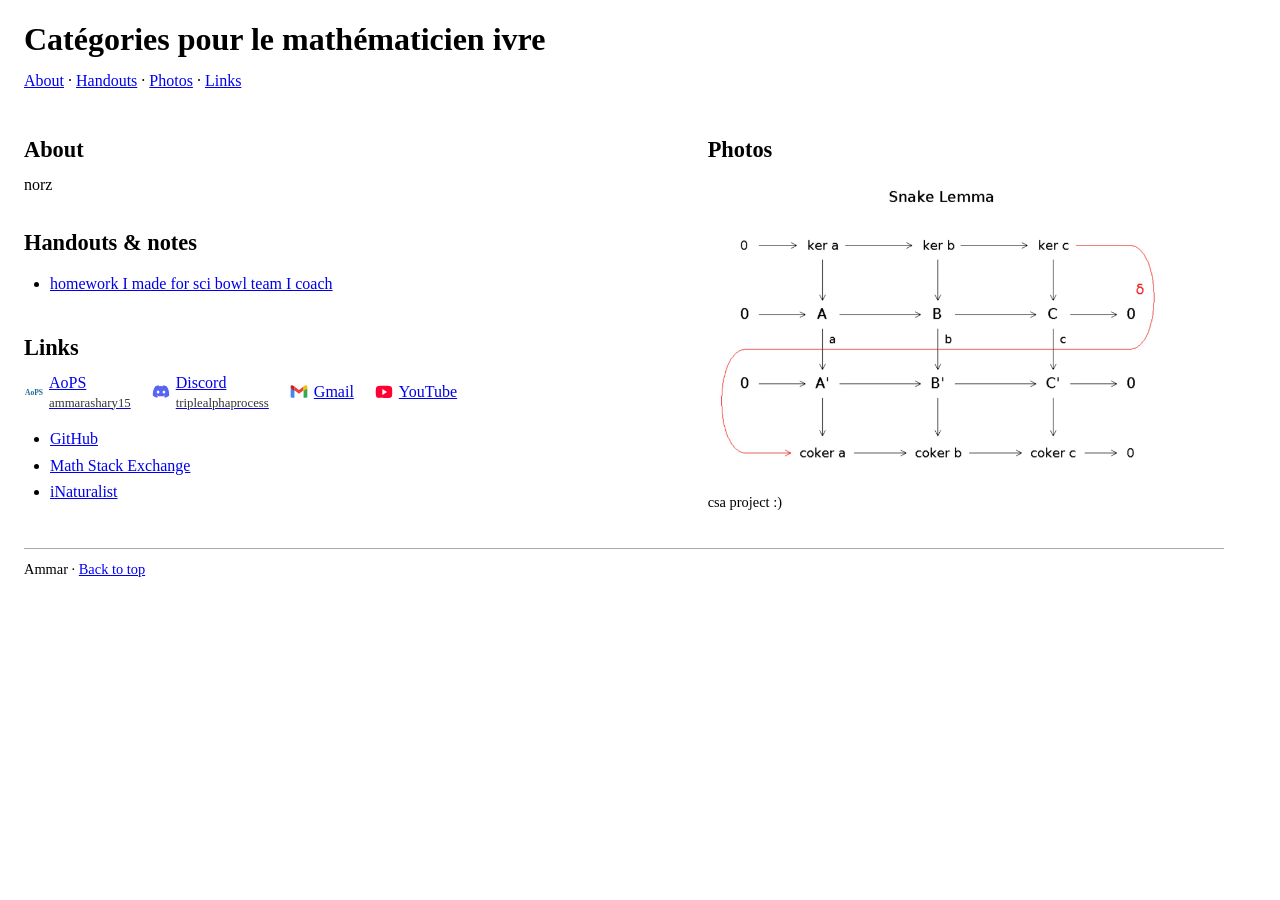
<file: index.html>
<!doctype html>
<html lang="en"><head>
  <meta charset="utf-8">
  <meta name="viewport" content="width=device-width, initial-scale=1">
  <meta name="description" content="norz">
  <title lang="fr">Catégories pour le mathématicien ivre</title>
  <link rel="stylesheet" href="style.css?v=plain2">
  <script src="social.js" defer=""></script>
  <script src="photo-viewer.js?v=photos1" defer=""></script>
</head>
<body>
  <header>
    <h1 id="site-title" lang="fr">Catégories pour le mathématicien ivre</h1>
    <nav aria-label="Main navigation">
      <a href="#about">About</a> ·
      <a href="#handouts">Handouts</a> ·
      <a href="#photos">Photos</a> ·
      <a href="#links">Links</a>
    </nav>
  </header>

  <main>
    <section id="about">
      <h2>About</h2>
      <p id="bio">norz</p>
    </section>

    <section id="handouts">
      <h2>Handouts &amp; notes</h2>
      <div id="handout-content"><ul><li><a href="handouts/Homework_Problem_Set.pdf">homework I made for sci bowl team I coach</a></li></ul></div>
    </section>

    <section id="photos">
      <h2>Photos</h2>
      <div id="photo-gallery" class="photo-gallery"><figure><a href="[data-uri]"><img src="[data-uri]" alt="Image 10 30 26 at 4.02 PM" loading="lazy" decoding="async"></a><figcaption>csa project :)</figcaption></figure></div>
    </section>

    <section id="links">
      <h2>Links</h2>
      <div id="social-links" class="social-links">
        <button class="social-link" data-social="aops" data-handle="ammarashary15" type="button" title="Copy AoPS username"><img src="icons/aops.svg" height="32" width="32" alt=""><span>AoPS<span class="handle">ammarashary15</span></span></button>
        <button class="social-link" data-social="discord" data-handle="triplealphaprocess" type="button" title="Copy Discord username"><img src="icons/discord.svg" height="32" width="32" alt=""><span>Discord<span class="handle">triplealphaprocess</span></span></button>
        <a class="social-link" data-social="gmail" href="mailto:ammarashary@gmail.com"><img src="icons/gmail.svg" height="32" width="32" alt=""><span>Gmail</span></a>
        <a class="social-link" data-social="youtube" href="https://www.youtube.com/@triplealphaprocess"><img src="icons/youtube.svg" height="32" width="32" alt=""><span>YouTube</span></a>
      </div>
      <p id="copy-status" class="copy-status" role="status" aria-live="polite"></p>
      <ul id="other-links">
        <li><a data-profile="github" href="https://github.com/ammarashary14">GitHub</a></li>
        <li><a data-profile="math-stackexchange" href="https://math.stackexchange.com/users/1772486/ammar-ashary">Math Stack Exchange</a></li>
        <li><a data-profile="inaturalist" href="https://www.inaturalist.org/people/birdnerd10">iNaturalist</a></li>
      </ul>
    </section>
  </main>

  <footer><hr><p><span id="owner-name">Ammar</span> · <a href="#">Back to top</a></p></footer>


</body></html>
</file>
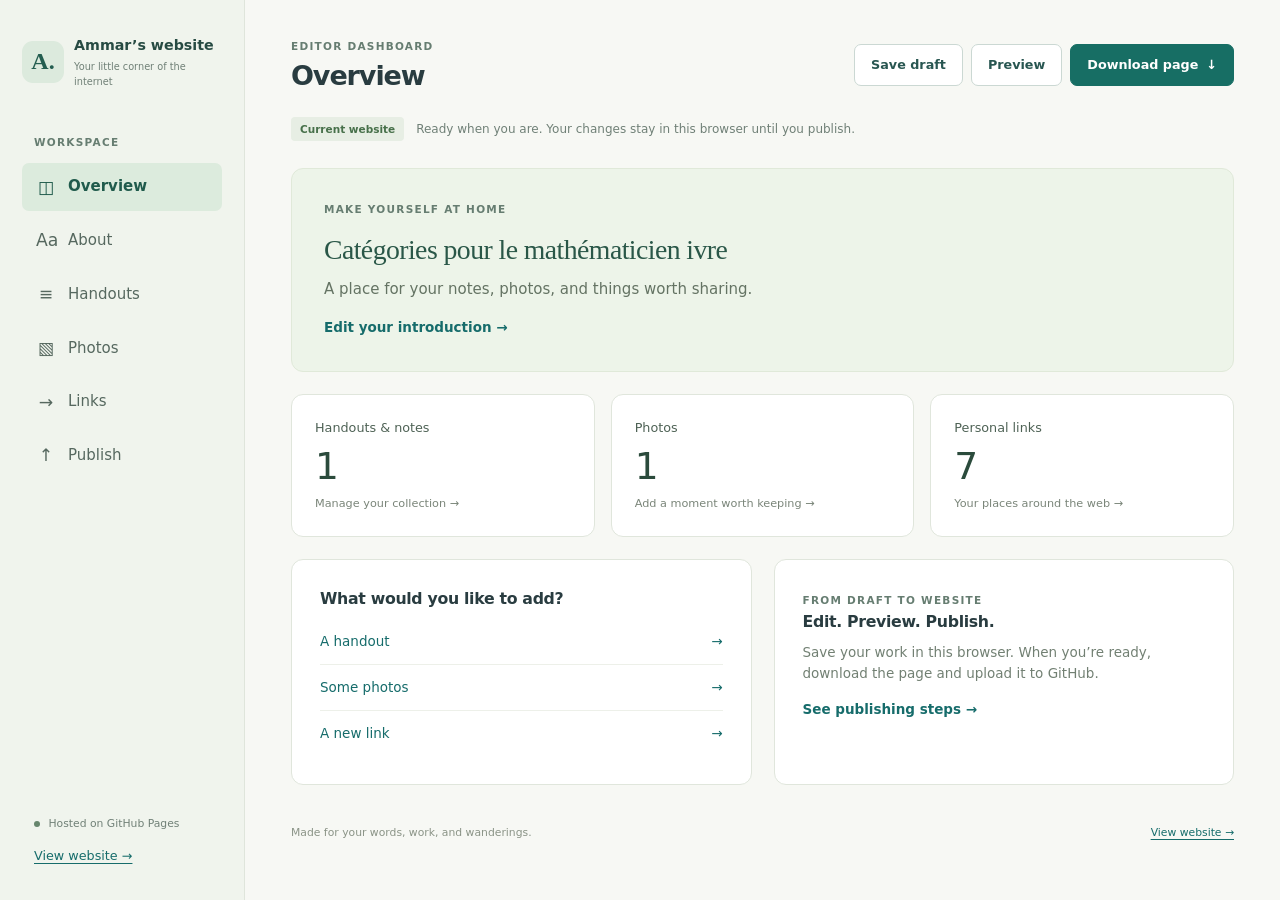
<file: editor.html>
<!doctype html>
<html lang="en">
<head>
  <meta charset="utf-8">
  <meta name="viewport" content="width=device-width, initial-scale=1">
  <meta name="robots" content="noindex">
  <title>Editor dashboard</title>
  <link rel="stylesheet" href="editor.css?v=photos1">
  <script src="editor-photos.js?v=photos1" defer></script>
  <script src="editor.js?v=photos1" defer></script>
</head>
<body>
  <a class="skip-link" href="#dashboard-main">Skip to editor</a>
  <div class="dashboard-shell">
    <aside class="sidebar">
      <a class="brand" href="./" aria-label="Back to website"><span class="brand-mark">A.</span><span>Ammar’s website<small>Your little corner of the internet</small></span></a>
      <p class="nav-label">Workspace</p>
      <nav class="dashboard-nav" aria-label="Dashboard sections">
        <a href="#overview" data-panel="overview" aria-current="page"><span class="nav-symbol" aria-hidden="true">◫</span> Overview</a>
        <a href="#about" data-panel="about"><span class="nav-symbol" aria-hidden="true">Aa</span> About</a>
        <a href="#handouts" data-panel="handouts"><span class="nav-symbol" aria-hidden="true">≡</span> Handouts</a>
        <a href="#photos" data-panel="photos"><span class="nav-symbol" aria-hidden="true">▧</span> Photos</a>
        <a href="#links" data-panel="links"><span class="nav-symbol" aria-hidden="true">→</span> Links</a>
        <a href="#publish" data-panel="publish"><span class="nav-symbol" aria-hidden="true">↑</span> Publish</a>
      </nav>
      <div class="sidebar-bottom"><span class="status-dot"></span> Hosted on GitHub Pages<br><a href="./" target="_blank" rel="noopener">View website →</a></div>
    </aside>
    <main id="dashboard-main" class="dashboard-main">
      <header class="dashboard-header">
        <div><p class="eyebrow">Editor dashboard</p><h1 id="panel-title">Overview</h1></div>
        <div class="toolbar">
          <button id="save-draft" type="button" data-editor-action disabled>Save draft</button>
          <button id="preview-button" type="submit" form="editor-form" data-editor-action disabled>Preview</button>
          <button id="download" class="primary" type="button" data-editor-action disabled>Download page <span aria-hidden="true">↓</span></button>
        </div>
      </header>
      <div class="draft-bar"><span id="draft-state" class="badge">Loading</span><p id="editor-status" role="status" aria-live="polite">Loading your website…</p></div>
      <form id="editor-form" novalidate>
        <fieldset id="editor-fields" disabled>
          <legend class="sr-only">Website content</legend>
          <section id="panel-overview" class="dashboard-panel" aria-label="Overview">
            <div class="welcome card"><p class="eyebrow">Make yourself at home</p><h2 id="overview-title">Your website</h2><p>A place for your notes, photos, and things worth sharing.</p><a href="#about" data-panel="about" class="text-link">Edit your introduction <span aria-hidden="true">→</span></a></div>
            <div class="stat-grid">
              <a class="stat card" href="#handouts" data-panel="handouts"><span>Handouts &amp; notes</span><strong id="stat-notes">0</strong><small>Manage your collection →</small></a>
              <a class="stat card" href="#photos" data-panel="photos"><span>Photos</span><strong id="stat-photos">0</strong><small>Add a moment worth keeping →</small></a>
              <a class="stat card" href="#links" data-panel="links"><span>Personal links</span><strong id="stat-links">0</strong><small>Your places around the web →</small></a>
            </div>
            <div class="overview-bottom">
              <div class="card"><h2>What would you like to add?</h2><div class="quick-links"><a href="#handouts" data-panel="handouts">A handout <span aria-hidden="true">→</span></a><a href="#photos" data-panel="photos">Some photos <span aria-hidden="true">→</span></a><a href="#links" data-panel="links">A new link <span aria-hidden="true">→</span></a></div></div>
              <div class="card publishing-note"><span class="eyebrow">From draft to website</span><h2>Edit. Preview. Publish.</h2><p>Save your work in this browser. When you’re ready, download the page and upload it to GitHub.</p><a href="#publish" data-panel="publish" class="text-link">See publishing steps →</a></div>
            </div>
          </section>
          <section id="panel-about" class="dashboard-panel card" aria-labelledby="about-heading" hidden>
            <div class="section-heading"><div><h2 id="about-heading">A little about you</h2><p>The title and introduction visitors see on your page.</p></div></div>
            <label for="site-title-input">Website title</label><input id="site-title-input" required maxlength="160">
            <label for="name-input">Your name</label><input id="name-input" required maxlength="100" autocomplete="name">
            <label for="bio-input">Bio</label><textarea id="bio-input" rows="6" required></textarea>
          </section>
          <section id="panel-handouts" class="dashboard-panel card" aria-labelledby="handouts-heading" hidden>
            <div class="section-heading"><div><h2 id="handouts-heading">Handouts &amp; notes</h2><p>Share a problem set, a document, or a useful page.</p></div><button id="add-note" type="button">+ Add a note</button></div>
            <p class="help">Upload PDFs to your repository’s <code>handouts</code> folder, then use a link like <code>handouts/algebra.pdf</code>. Public document links work too. Leave the link blank to mark a note as coming soon.</p>
            <div id="note-fields"></div><p id="notes-empty" class="empty-state" hidden>No notes yet. Add your first one above.</p>
          </section>
          <section id="panel-photos" class="dashboard-panel card" aria-labelledby="photos-heading" hidden>
            <div class="section-heading"><div><h2 id="photos-heading">Your photo collection</h2><p>Little moments, interesting places, anything you want to share.</p></div></div>
            <div class="photo-upload-area"><label for="photo-upload">Choose photos from your device</label><input id="photo-upload" type="file" accept="image/jpeg,image/png,image/webp,image/gif" multiple><p class="help">JPG, PNG, WebP, or GIF · up to 15 MB each. Photos are resized and included in your downloaded page. GIFs are saved as still images.</p><span class="upload-or">or</span><button id="add-photo-url" type="button">+ Add an image link</button></div>
            <p id="photo-status" class="help" role="status" aria-live="polite"></p>
            <div id="photo-fields"></div><p id="photos-empty" class="empty-state">Your gallery is waiting for its first photo.</p>
          </section>
          <section id="panel-links" class="dashboard-panel card" aria-labelledby="links-heading" hidden>
            <div class="section-heading"><div><h2 id="links-heading">Find you around the web</h2><p>Keep your profiles and contact details together.</p></div></div>
            <div class="field-grid">
              <div><label for="aops-handle">AoPS username</label><input id="aops-handle" autocomplete="off"></div>
              <div><label for="aops-url">AoPS profile URL <span class="optional">(optional)</span></label><input id="aops-url" type="url" placeholder="https://artofproblemsolving.com/community/user/…"></div>
              <div><label for="discord-handle">Discord username</label><input id="discord-handle" autocomplete="off"></div>
              <div><label for="discord-url">Discord profile or invite URL <span class="optional">(optional)</span></label><input id="discord-url" type="url" placeholder="https://discord.com/users/…"></div>
            </div>
            <p class="help">Without profile URLs, the AoPS and Discord buttons copy your usernames.</p>
            <div class="field-grid">
              <div><label for="gmail-input">Gmail address</label><input id="gmail-input" type="email" autocomplete="email"></div>
              <div><label for="youtube-url">YouTube channel URL</label><input id="youtube-url" type="url" placeholder="https://www.youtube.com/@yourchannel"></div>
              <div><label for="github-url">GitHub profile URL</label><input id="github-url" type="url" placeholder="https://github.com/yourname"></div>
              <div><label for="mathstackexchange-url">Math Stack Exchange profile URL</label><input id="mathstackexchange-url" type="url" placeholder="https://math.stackexchange.com/users/…"></div>
              <div><label for="inaturalist-url">iNaturalist profile URL</label><input id="inaturalist-url" type="url" placeholder="https://www.inaturalist.org/people/…"></div>
            </div>
          </section>
          <section id="panel-publish" class="dashboard-panel card" aria-labelledby="publish-heading" hidden>
            <div class="section-heading"><div><h2 id="publish-heading">Ready to share?</h2><p>Your edits become public when you upload them to GitHub.</p></div></div>
            <ol class="publish-steps"><li><strong>Check your preview.</strong><p>Use Preview at the top to see the page with your latest edits.</p></li><li><strong>Download your page.</strong><p>Choose Download page. Your uploaded photos are included in <code>index.html</code>.</p></li><li><strong>Upload and commit on GitHub.</strong><p>Replace the existing <code>index.html</code> on the <code>main</code> branch. If your browser adds a number to the downloaded filename, rename it to <code>index.html</code> first.</p><a class="button primary" href="https://github.com/ammarashary14/website/upload/main" target="_blank" rel="noopener noreferrer">Open GitHub upload →</a></li></ol>
            <p class="help">Only people with access to your GitHub repository can publish. Saving a browser draft does not change the live page. GitHub Pages usually updates shortly after your commit.</p>
            <details class="reset-area"><summary>Start again from the published page</summary><p>This discards the draft saved in this browser. Your live website stays as it is.</p><button id="reset-draft" type="button">Discard draft</button></details>
          </section>
        </fieldset>
      </form>
      <section id="preview-section" class="card" hidden>
        <div class="section-heading"><div><p class="eyebrow">Before you publish</p><h2>Page preview</h2></div><button id="close-preview" type="button">Close preview</button></div>
        <iframe id="preview" title="Preview of your updated website" sandbox></iframe>
      </section>
      <footer class="dashboard-footer">Made for your words, work, and wanderings. <a href="./" target="_blank" rel="noopener">View website →</a></footer>
    </main>
  </div>
</body>
</html>
</file>
<file: style.css>
:root {
  color-scheme: light;
  font-family: "Times New Roman", Times, serif;
  color: #000;
  background: #fff;
  line-height: 1.4;
}

body {
  max-width: 1200px;
  margin: 20px 24px;
}

h1 { font-size: 2rem; line-height: 1.2; margin: 0 0 12px; }
h2 { font-size: 1.4rem; line-height: 1.2; margin: 24px 0 10px; }
p { margin: 10px 0; }
nav { margin-bottom: 20px; }
#bio { white-space: pre-line; }
a { color: #0000ee; }
a:visited { color: #551a8b; }
a:focus-visible, button:focus-visible { outline: 2px solid currentColor; outline-offset: 3px; }
ul { padding-left: 26px; }
li { margin: 4px 0; }
footer { margin-top: 28px; font-size: .9rem; }
hr { border: 0; border-top: 1px solid #aaa; }

.social-links { display: flex; flex-wrap: wrap; gap: 10px 20px; align-items: center; }
.social-link { display: inline-flex; align-items: center; gap: 5px; font: inherit; text-align: left; }
button.social-link { background: none; border: 0; padding: 0; color: #0000ee; cursor: pointer; text-decoration: underline; }
.social-link img { width: 20px; height: 20px; flex-shrink: 0; object-fit: contain; }
.handle { display: block; font-size: .8rem; color: #333; }
.is-unset { color: #555; }
.copy-status { font-size: .9rem; }
.copy-status:empty { display: none; }

.photo-gallery { display: flex; flex-wrap: wrap; align-items: flex-start; gap: 20px; }
.photo-gallery figure { margin: 0; width: min(100%, 360px); min-width: 0; }
.photo-gallery img { display: block; width: 100%; height: auto; }
.photo-gallery figcaption { margin-top: 5px; font-size: .9rem; overflow-wrap: anywhere; }
.photo-dialog { max-width: min(94vw, 1200px); max-height: 94vh; border: 1px solid #777; background: #fff; color: #000; padding: 16px; }
.photo-dialog::backdrop { background: rgb(0 0 0 / 80%); }
.photo-dialog-content, .photo-dialog figure { margin: 0; }
.photo-dialog img { display: block; max-width: 100%; max-height: 74vh; width: auto; height: auto; margin: auto; }
.photo-dialog figcaption { margin-top: 10px; overflow-wrap: anywhere; }
.photo-dialog-close { display: block; margin: 0 0 12px auto; padding: 4px 8px; background: #eee; border: 1px solid #777; color: #000; cursor: pointer; font: inherit; }

@media (min-width: 850px) {
  main {
    display: grid;
    grid-template-columns: minmax(0, 1.2fr) minmax(300px, 1fr);
    column-gap: 64px;
    align-items: start;
  }
  main > section { min-width: 0; }
  #about { grid-column: 1; grid-row: 1; }
  #handouts { grid-column: 1; grid-row: 2; }
  #links { grid-column: 1; grid-row: 3; }
  #photos { grid-column: 2; grid-row: 1 / span 3; }
  .photo-gallery figure { width: min(100%, 460px); }
}

@media (max-width: 480px) {
  body { margin: 16px 12px; }
}
</file>
<file: editor.css>
:root { color-scheme: light; font-family: system-ui, -apple-system, BlinkMacSystemFont, "Segoe UI", sans-serif; color: #293c40; background: #f7f8f4; line-height: 1.55; font-size: 15px; }
* { box-sizing: border-box; }
body { margin: 0; }
a { color: #166c6b; text-underline-offset: 3px; }
button, input, textarea { font: inherit; }
button, .button { display: inline-flex; justify-content: center; align-items: center; gap: 8px; padding: 10px 16px; border: 1px solid #cbd8d3; border-radius: 7px; background: white; color: #285651; font-weight: 600; cursor: pointer; text-decoration: none; }
button:hover, .button:hover { background: #eef5f1; border-color: #81aba2; }
.primary { background: #176e64; border-color: #176e64; color: white; }
.primary:hover { background: #125c54; border-color: #125c54; }
button:disabled { opacity: .5; cursor: wait; }
:focus-visible { outline: 3px solid #d4a22e; outline-offset: 3px; }
input, textarea { display: block; width: 100%; padding: 11px 13px; border: 1px solid #c7d2ce; border-radius: 6px; background: #fff; color: #293c40; }
input[type=file] { background: transparent; border: none; padding: 8px 0; font-size: .9rem; }
input[type=file]::file-selector-button { font: inherit; font-weight: 600; padding: 9px 14px; border: 1px solid #b8ccc4; border-radius: 6px; background: #fff; color: #285651; cursor: pointer; margin-right: 12px; }
textarea { resize: vertical; }
label { display: block; font-size: .9rem; font-weight: 600; margin: 20px 0 7px; }
h1, h2, h3, p { margin-top: 0; }
h1 { font-size: 1.8rem; line-height: 1.2; margin-bottom: 0; letter-spacing: -.04em; }
h2 { font-size: 1.3rem; line-height: 1.35; margin-bottom: 10px; letter-spacing: -.02em; }
p { margin-bottom: 14px; }
[hidden] { display: none !important; }
.sr-only { position: absolute; width: 1px; height: 1px; padding: 0; overflow: hidden; clip: rect(0,0,0,0); white-space: nowrap; border: 0; }
.skip-link { position: fixed; top: -80px; left: 16px; z-index: 20; background: white; padding: 12px; }
.skip-link:focus { top: 10px; }
.dashboard-shell { display: grid; grid-template-columns: 245px minmax(0, 1fr); min-height: 100vh; }
.sidebar { padding: 34px 22px; background: #f0f4ed; border-right: 1px solid #dfe5db; display: flex; flex-direction: column; position: sticky; top: 0; height: 100vh; }
.brand { display: flex; align-items: center; gap: 10px; color: #274b43; text-decoration: none; font-weight: 650; font-size: .95rem; }
.brand-mark { flex-shrink: 0; font-family: Georgia, serif; font-size: 1.6rem; background: #dceadd; color: #245e50; width: 42px; height: 42px; border-radius: 11px; display: grid; place-items: center; }
.brand small { display: block; margin-top: 3px; color: #708077; font-size: .65rem; font-weight: 400; }
.nav-label, .eyebrow { text-transform: uppercase; font-size: .7rem; letter-spacing: .12em; font-weight: 700; color: #667d71; }
.nav-label { margin: 45px 12px 12px; }
.dashboard-nav { display: grid; gap: 5px; }
.dashboard-nav a { display: flex; align-items: center; gap: 12px; border-radius: 7px; color: #56685f; text-decoration: none; padding: 11px 14px; font-weight: 500; }
.dashboard-nav a:hover { background: #e7eee3; }
.dashboard-nav a[aria-current=page] { background: #dcebdd; color: #205b4c; font-weight: 700; }
.nav-symbol { width: 20px; text-align: center; font-size: 1.15rem; font-weight: 500; }
.sidebar-bottom { margin-top: auto; padding: 25px 12px 0; color: #708077; font-size: .72rem; }
.sidebar-bottom a { display: inline-block; margin-top: 14px; font-size: .85rem; }
.status-dot { width: 6px; height: 6px; border-radius: 50%; background: #66866d; display: inline-block; margin-right: 5px; }
.dashboard-main { width: 100%; max-width: 1260px; padding: 38px 46px 24px; margin: 0 auto; }
.dashboard-header { display: flex; justify-content: space-between; align-items: center; gap: 24px; margin-bottom: 24px; }
.dashboard-header .eyebrow { margin-bottom: 6px; }
.toolbar { display: flex; gap: 8px; flex-wrap: wrap; }
.toolbar button { font-size: .85rem; }
.draft-bar { display: flex; align-items: baseline; gap: 12px; margin-bottom: 25px; min-height: 26px; }
.badge { padding: 4px 9px; border-radius: 4px; background: #e7eee4; font-size: .7rem; font-weight: 700; white-space: nowrap; color: #47704a; }
.badge.unsaved { background: #fff0cb; color: #80611d; }
#editor-status { margin: 0; color: #708077; font-size: .8rem; overflow-wrap: anywhere; }
fieldset { padding: 0; margin: 0; border: 0; min-width: 0; }
.card { background: #fff; border: 1px solid #e0e6dc; border-radius: 12px; padding: 28px; }
.welcome { background: #edf4e9; padding: 32px; border-color: #e0e9d9; margin-bottom: 22px; }
.welcome h2 { font-family: Georgia, serif; font-size: 1.85rem; font-weight: 500; color: #2a5748; max-width: 680px; }
.welcome p:not(.eyebrow) { color: #647363; }
.text-link { font-weight: 600; text-decoration: none; font-size: .9rem; }
.stat-grid { display: grid; grid-template-columns: repeat(3, 1fr); gap: 16px; margin-bottom: 22px; }
.stat { display: flex; flex-direction: column; text-decoration: none; color: #4e6255; padding: 23px; }
.stat:hover { border-color: #88af98; }
.stat > span { font-size: .85rem; }
.stat strong { font-size: 2.5rem; color: #2b4b3c; font-weight: 500; margin: 10px 0; line-height: 1; }
.stat small { font-size: .75rem; color: #7a8579; }
.overview-bottom { display: grid; grid-template-columns: 1fr 1fr; gap: 22px; }
.overview-bottom h2 { font-size: 1.05rem; }
.publishing-note p { color: #728073; font-size: .9rem; }
.quick-links { display: grid; }
.quick-links a { text-decoration: none; padding: 12px 0; display: flex; justify-content: space-between; border-bottom: 1px solid #edf0e9; font-size: .9rem; }
.quick-links a:last-child { border-bottom: 0; }
.section-heading { display: flex; align-items: flex-start; gap: 16px; justify-content: space-between; margin-bottom: 20px; }
.section-heading p { font-size: .9rem; color: #738076; margin: 0; }
.section-heading button { flex-shrink: 0; }
.field-grid { display: grid; grid-template-columns: 1fr 1fr; column-gap: 22px; }
.help, .optional { font-size: .82rem; color: #738076; font-weight: 400; }
.help { margin-top: 12px; }
code { overflow-wrap: anywhere; font-size: .9em; }
.note-row { border: 1px solid #dce4d8; border-left: 3px solid #bdcf9f; border-radius: 6px; padding: 4px 20px 20px; margin: 20px 0; }
.note-row button { margin-top: 16px; font-size: .8rem; }
.note-row:last-child { margin-bottom: 0; }
.photo-upload-area { border: 1px dashed #a5bea8; background: #f7faf4; border-radius: 9px; padding: 24px; }
.photo-upload-area label { margin-top: 0; }
.photo-upload-area .help { max-width: 600px; margin-top: 8px; }
.upload-or { color: #82907e; font-size: .8rem; margin-right: 12px; }
.photo-row { display: grid; grid-template-columns: 150px minmax(0,1fr); gap: 22px; padding: 24px 0; border-top: 1px solid #e6ebe1; }
.photo-thumbnail { width: 150px; height: 150px; object-fit: cover; border-radius: 8px; background: #edf2e8; margin-top: 20px; }
.photo-row-fields { min-width: 0; }
.photo-row-actions { display: flex; gap: 8px; flex-wrap: wrap; margin-top: 18px; }
.photo-row-actions button { padding: 6px 11px; font-size: .75rem; }
.empty-state { text-align: center; padding: 34px 20px; margin: 12px 0 0; color: #859080; font-size: .9rem; }
.publish-steps { padding-left: 24px; counter-reset: step; }
.publish-steps li { padding: 8px 0 24px 12px; }
.publish-steps li::marker { color: #578367; font-weight: 700; }
.publish-steps p { color: #738076; font-size: .9rem; margin: 8px 0 12px; }
.reset-area { border-top: 1px solid #e6ebe1; padding-top: 20px; margin-top: 28px; font-size: .85rem; }
.reset-area summary { cursor: pointer; color: #647267; }
.reset-area p { margin-top: 15px; }
#preview-section { margin-top: 25px; }
#preview { display: block; width: 100%; height: 680px; border: 1px solid #e1e7dc; border-radius: 6px; background: #fffdf5; }
.dashboard-footer { display: flex; justify-content: space-between; gap: 20px; margin-top: 30px; padding-top: 10px; color: #8a9386; font-size: .72rem; }
@media (min-width: 1500px) { .dashboard-main { padding-top: 48px; } }
@media (max-width: 1100px) { .dashboard-shell { grid-template-columns: 205px minmax(0,1fr); } .sidebar { padding: 25px 14px; } .brand small { display: none; } .dashboard-main { padding: 30px 26px; } .dashboard-header { align-items: flex-start; flex-direction: column; gap: 18px; } .card { padding: 22px; } }
@media (max-width: 760px) { .dashboard-shell { display: block; } .sidebar { position: static; height: auto; padding: 18px 20px 10px; border-right: 0; border-bottom: 1px solid #dfe5db; } .brand-mark { width: 32px; height: 32px; font-size: 1.3rem; } .nav-label, .sidebar-bottom { display: none; } .dashboard-nav { display: grid; grid-template-columns: repeat(3, minmax(0, 1fr)); gap: 5px; margin-top: 16px; } .dashboard-nav a { justify-content: center; padding: 8px; font-size: .78rem; white-space: nowrap; gap: 5px; } .nav-symbol { font-size: 1rem; width: 15px; } .dashboard-main { padding: 24px 18px; } .toolbar { width: 100%; } .toolbar button { padding: 9px 12px; font-size: .8rem; } .draft-bar { align-items: flex-start; } .stat-grid { gap: 10px; } .stat { padding: 15px 12px; } .stat > span { font-size: .73rem; } .stat small { display: none; } .stat strong { font-size: 2rem; } .overview-bottom, .field-grid { grid-template-columns: 1fr; } .welcome h2 { font-size: 1.5rem; } .section-heading { flex-wrap: wrap; } .photo-row { grid-template-columns: 1fr; gap: 0; } .photo-thumbnail { width: 100%; height: 200px; margin-top: 0; } .photo-upload-area { padding: 18px; } .dashboard-footer { flex-direction: column; gap: 6px; } }
@media (prefers-reduced-motion: reduce) { * { scroll-behavior: auto !important; } }
</file>
